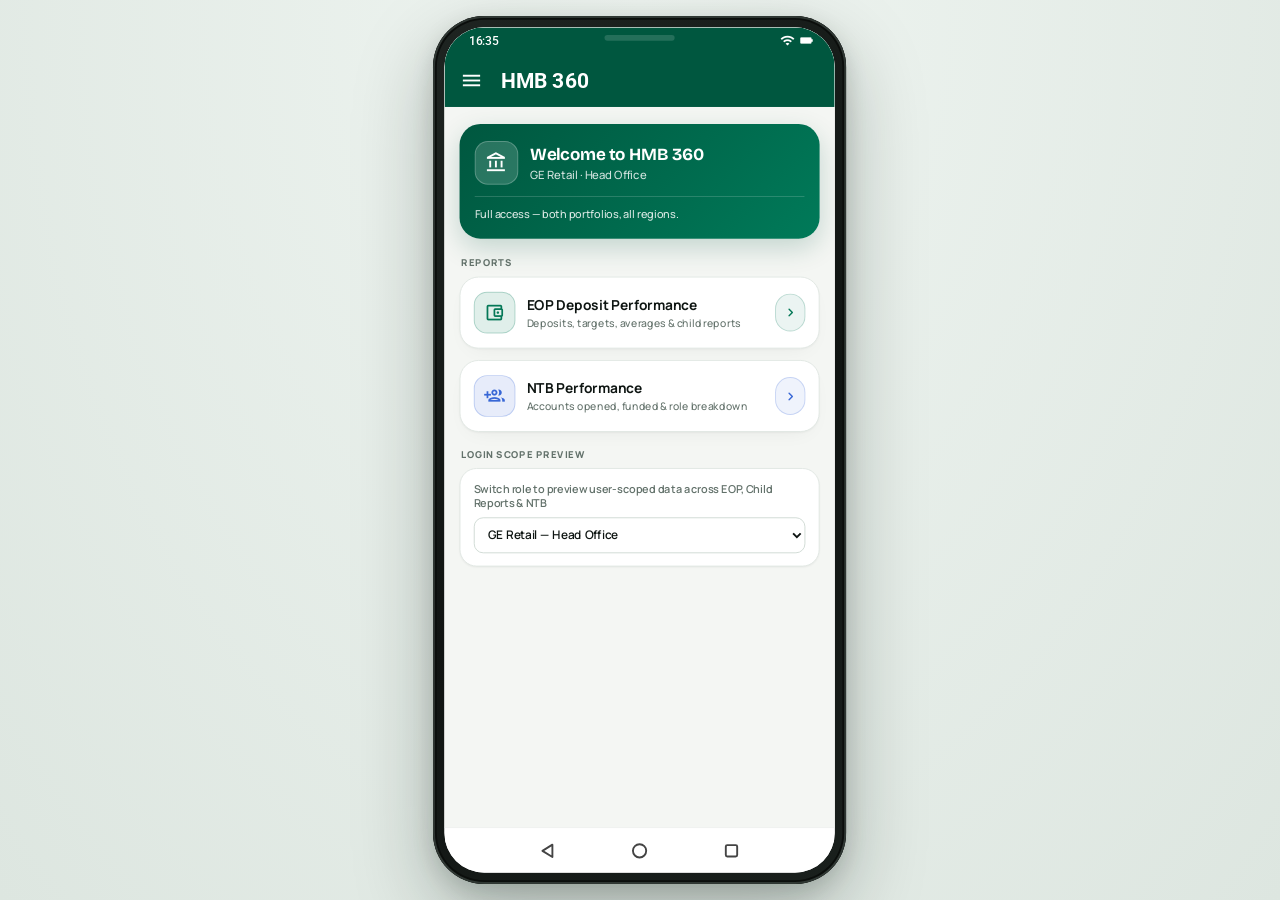
<file: index.html>
﻿<!DOCTYPE html>
<html lang="en">
<head>
<meta charset="utf-8">
<meta name="viewport" content="width=device-width, initial-scale=1, viewport-fit=cover">
<title>HMB 360 — Mobile UI</title>
<link rel="preconnect" href="https://fonts.googleapis.com">
<link rel="preconnect" href="https://fonts.gstatic.com" crossorigin>
<link href="https://fonts.googleapis.com/css2?family=Roboto:wght@100..900&display=swap" rel="stylesheet">
<link href="https://fonts.googleapis.com/icon?family=Material+Icons|Material+Icons+Outlined|Material+Icons+Round" rel="stylesheet">
<link rel="stylesheet" href="assets/styles/app.css">
</head>
<body>
<div class="page">
  <div class="phone-wrap" id="phoneWrap">
    <div class="phone">
      <div class="screen">
        <div class="app" id="app">
          <div id="routes"></div>
          <div id="snack-host"></div>
          <div id="overlays"></div>
        </div>
        <div class="statusbar" id="statusbar">
          <span id="sbTime">17:31</span>
          <span class="icons">
            <i class="mi mi-f" style="font-size:16px">signal_cellular_alt</i>
            <i class="mi mi-f" style="font-size:16px">wifi</i>
            <i class="mi mi-f" style="font-size:16px;transform:rotate(90deg)">battery_full</i>
          </span>
        </div>
        <div class="navbar">
          <button id="navBack" title="Back (Android hardware back)"><svg width="18" height="18" viewBox="0 0 18 18"><path d="M14 2.5v13L3.5 9z" fill="none" stroke="#444" stroke-width="2" stroke-linejoin="round"/></svg></button>
          <button id="navHome" title="Home"><svg width="18" height="18" viewBox="0 0 18 18"><circle cx="9" cy="9" r="7" fill="none" stroke="#444" stroke-width="2"/></svg></button>
          <button id="navRecent" title="Recents"><svg width="18" height="18" viewBox="0 0 18 18"><rect x="3" y="3" width="12" height="12" rx="1.5" fill="none" stroke="#444" stroke-width="2"/></svg></button>
        </div>
      </div>
    </div>
  </div>
</div>

<!-- Core runtime & shared components -->
<script src="js/core.js"></script>
<script src="js/shared.js"></script>
<script src="js/screens.js"></script>
<script src="js/dashboard.js"></script>

<!-- Reports (datasets lazy-load on demand from data/*.js) -->
<script src="js/reports/eop.js"></script>
<script src="js/reports/eop_children.js"></script>
<script src="js/reports/ntb.js"></script>

<!-- App bootstrap -->
<script src="js/boot.js"></script>
</body>
</html>
</file>
<file: assets/styles/app.css>
/* =====================================================================
   HMB 360 Mobile UI — Design Tokens, Phone Frame & Shared Styles
   ===================================================================== */

@font-face{font-family:'HMBManrope';src:url('../fonts/Manrope.ttf') format('truetype');font-weight:200 800;font-style:normal;font-display:block}
@font-face{font-family:'HMBBricolage';src:url('../fonts/BricolageGrotesque.ttf') format('truetype');font-weight:200 800;font-style:normal;font-display:block}
@font-face{font-family:'HMBJetBrains';src:url('../fonts/JetBrainsMono.ttf') format('truetype');font-weight:100 800;font-style:normal;font-display:block}

:root{
  /* AppColors */
  --primary:#00573F; --primaryLight:#007A59; --secondary:#D4AF37;
  --background:#FFFFFF; --onPrimary:#FFFFFF; --onSecondary:#1A1A1A;
  --surface:#F5F5F5; --onSurface:#1A1A1A; --onSurfaceVariant:#6B7280;
  --error:#DC2626; --outlineVariant:#E5E7EB;
  --scLowest:#FFFFFF; --scLow:#F9FAFB; --sc:#F3F4F6;
  /* Material 3 tones generated from seed #00573F (dialogs, switch, date picker) */
  --m3High:#E6E9E5; --m3Highest:#E0E3DF; --m3Low:#F0F4EF; --m3Outline:#707973; --m3InverseSurface:#2E312F; --m3InverseOn:#EFF1ED;
  /* Report Theme (EopTheme / Shared) */
  --eBg:#F4F6F3; --eCard:#FFFFFF; --eInk:#0E1512; --eMuted:#62716A; --eText2:#3E4C46;
  --ePrimary:#047857; --eBorder:#E2E8E4; --ePillBorder:#DFE8E2; --ePillText:#31443A;
  --eTile:#F1F5F2; --eTrack:#D0DAD4; --eGrid:#E9EEEB; --eNeg:#C2410C; --ePos:#047857;
  --eEye:#E2E8F0; --eDashed:#EAECF0; --eSort:#98A2B3;
  /* Fonts */
  --fApp:'Roboto','Segoe UI',Arial,sans-serif;
  --fBody:'HMBManrope','Manrope','Segoe UI',sans-serif;
  --fDisp:'HMBBricolage','Bricolage Grotesque','Segoe UI',sans-serif;
  --fMono:'HMBJetBrains','JetBrains Mono',Consolas,monospace;
  --phoneW:412px; --phoneH:892px; --sb:28px; --nav:48px;
}
*{box-sizing:border-box;-webkit-tap-highlight-color:transparent}
html,body{margin:0;height:100%}
body{background:#E7EBE8;font-family:var(--fApp);color:var(--onSurface);overflow:hidden}
button{font-family:inherit}
input{font-family:inherit}

/* ---------- page / phone frame ---------- */
.page{height:100vh;height:100dvh;width:100vw;display:flex;align-items:center;justify-content:center;padding:16px;background:radial-gradient(ellipse at 50% 0%,#EFF5F1 0%,#DDE6E0 100%)}
.phone-wrap{position:relative;flex:none;overflow:visible}
.phone{width:436px;height:916px;position:relative;background:linear-gradient(145deg,#1E2421 0%,#101412 55%,#1A201D 100%);border-radius:54px;padding:12px;box-shadow:0 32px 84px rgba(10,24,17,.28),0 8px 24px rgba(10,24,17,.14),inset 0 0 0 2px #2F3733,inset 0 0 0 4px #0B0E0C;transform-origin:top left}
.phone::before{content:'';position:absolute;top:20px;left:50%;transform:translateX(-50%);width:74px;height:6px;border-radius:999px;background:rgba(255,255,255,.14);z-index:700;pointer-events:none}
.screen{position:relative;width:var(--phoneW);height:var(--phoneH);border-radius:42px;overflow:hidden;background:#fff;box-shadow:inset 0 0 0 1px rgba(0,0,0,.08)}
.app{position:absolute;left:0;top:0;right:0;bottom:var(--nav);overflow:hidden;background:#fff}
#routes{position:absolute;inset:0}
#snack-host{position:absolute;left:0;right:0;bottom:0;z-index:50;pointer-events:none}
#overlays{position:absolute;inset:0;z-index:100;pointer-events:none}
#overlays > *{pointer-events:auto}
.statusbar{position:absolute;left:0;right:0;top:0;height:var(--sb);z-index:500;display:flex;align-items:center;justify-content:space-between;padding:0 22px 0 26px;font:500 13px var(--fApp);color:#1A1A1A;pointer-events:none;transition:color .2s}
.statusbar.light{color:#fff}
.statusbar .icons{display:flex;gap:4px;align-items:center}
.navbar{position:absolute;left:0;right:0;bottom:0;height:var(--nav);background:#fff;display:flex;align-items:center;justify-content:space-around;padding:0 60px;border-top:1px solid #eef0ee;z-index:600}
.navbar button{width:56px;height:40px;border:0;background:none;border-radius:20px;display:flex;align-items:center;justify-content:center;cursor:pointer}
.navbar button:active{background:rgba(0,0,0,.08)}
body.mobile-full .page{padding:0;background:#fff}
body.mobile-full .phone-wrap{width:100%!important;height:100%!important}
body.mobile-full .phone{width:100%!important;height:100%!important;padding:0;border-radius:0;background:#fff;box-shadow:none;transform:none!important}
body.mobile-full .phone::before{display:none}
body.mobile-full .screen{width:100%;height:100%;border-radius:0;box-shadow:none}
body.mobile-full .statusbar,body.mobile-full .navbar{display:none}
body.mobile-full .app{bottom:0}
body.mobile-full{--sb:0px;--nav:0px}

/* ---------- Material icons ---------- */
.mi{font-style:normal;font-weight:normal;line-height:1;letter-spacing:normal;text-transform:none;display:inline-block;white-space:nowrap;direction:ltr;width:1em;height:1em;overflow:hidden;-webkit-font-feature-settings:'liga';font-feature-settings:'liga';-webkit-font-smoothing:antialiased;user-select:none;flex:none;vertical-align:middle}
.mi-f{font-family:'Material Icons'}
.mi-o{font-family:'Material Icons Outlined'}
.mi-r{font-family:'Material Icons Round'}

/* ---------- routes & generic layout ---------- */
.route{position:absolute;inset:0;display:flex;flex-direction:column;background:#fff;overflow:hidden;z-index:0;isolation:isolate}
.route.enter{animation:routeIn .38s cubic-bezier(.2,0,0,1) both}
.route.leave{animation:routeOut .3s cubic-bezier(.3,0,.8,.15) both;pointer-events:none}
@keyframes routeIn{from{opacity:0;transform:translateX(18%)}to{opacity:1;transform:none}}
@keyframes routeOut{from{opacity:1;transform:none}to{opacity:0;transform:translateX(18%)}}
.blob{position:absolute;border-radius:50%;pointer-events:none}
.safe{padding-top:var(--sb)}
.scroll{overflow-y:auto;overflow-x:hidden;scrollbar-width:none}
.scroll::-webkit-scrollbar{display:none}
.hscroll{overflow-x:auto;overflow-y:hidden;scrollbar-width:none}
.hscroll::-webkit-scrollbar{display:none}
.center-scroll{position:relative;flex:1;min-height:0;overflow-y:auto;scrollbar-width:none;display:flex;flex-direction:column}
.center-scroll::-webkit-scrollbar{display:none}
.center-scroll > .inner{margin:auto 0;width:100%}
.col{display:flex;flex-direction:column}
.row{display:flex;flex-direction:row;align-items:center}
.between{justify-content:space-between}
.grow{flex:1;min-width:0}
.t{font-family:var(--fApp);line-height:normal}
.el1{white-space:nowrap;overflow:hidden;text-overflow:ellipsis}
.el2{display:-webkit-box;-webkit-line-clamp:2;-webkit-box-orient:vertical;overflow:hidden}
.gbox{background:linear-gradient(to bottom right,var(--primary),var(--primaryLight));display:flex;align-items:center;justify-content:center;flex:none}
.ink{position:relative;cursor:pointer}
.ink::after{content:'';position:absolute;inset:0;border-radius:inherit;background:currentColor;opacity:0;transition:opacity .15s;pointer-events:none}
.ink:active::after{opacity:.08}

/* ---------- AppBar (Material 3) ---------- */
.appbar{flex:none;background:var(--primary);color:#fff;padding-top:var(--sb);position:relative;z-index:2}
.appbar .bar{height:56px;display:flex;align-items:center;padding:0 4px}
.appbar .title{font:600 22px var(--fApp);color:#fff;margin-left:12px;white-space:nowrap;overflow:hidden;text-overflow:ellipsis;flex:1}
.appbar .lead + .title{margin-left:0}
.icon-btn{width:48px;height:48px;border:0;background:none;border-radius:50%;display:inline-flex;align-items:center;justify-content:center;cursor:pointer;color:inherit;flex:none;position:relative;padding:0}
.icon-btn::after{content:'';position:absolute;inset:4px;border-radius:50%;background:currentColor;opacity:0;transition:opacity .15s}
.icon-btn:active::after{opacity:.12}
.appbar .lead{margin-right:8px}

/* ---------- TextField (CustomTextField) ---------- */
.tf{position:relative;font-family:var(--fApp)}
.tf-box{position:relative;height:56px;display:flex;align-items:center;background:var(--scLow);border-radius:12px}
.tf-box::after{content:'';position:absolute;inset:0;border:1px solid rgba(229,231,235,.5);border-radius:12px;pointer-events:none}
.tf.focus .tf-box::after{border:2px solid var(--primary)}
.tf.err .tf-box::after{border:1px solid var(--error)}
.tf.err.focus .tf-box::after{border:2px solid var(--error)}
.tf-pre{width:48px;height:48px;display:flex;align-items:center;justify-content:center;flex:none}
.tf-in{flex:1;min-width:0;height:100%;position:relative}
.tf-in input{position:absolute;inset:0;width:100%;height:100%;border:0;outline:0;background:transparent;font:400 16px var(--fApp);color:var(--onSurface);padding:0 12px 0 4px;letter-spacing:.5px}
.tf.nopre .tf-in input{padding-left:16px}
.tf-in input::placeholder{color:var(--onSurfaceVariant);opacity:1}
.tf label{position:absolute;left:52px;top:28px;transform:translateY(-50%);font:400 16px var(--fApp);color:var(--onSurfaceVariant);pointer-events:none;transition:top .15s,left .15s,font-size .15s,color .15s;white-space:nowrap;padding:0;z-index:1;letter-spacing:.5px}
.tf.nopre label{left:16px}
.tf.float label{top:0;left:12px;font-size:12px;padding:0 4px;background:linear-gradient(to bottom,transparent 49%,var(--scLow) 50%);letter-spacing:.4px}
.tf.focus label{color:var(--primary)}
.tf.err label{color:var(--error)}
.tf-suf{color:var(--onSurfaceVariant);margin-right:0}
.tf-err{display:none;font:400 12px var(--fApp);color:var(--error);padding:4px 16px 0 16px;letter-spacing:.4px}
.tf.err .tf-err{display:block}

/* ---------- Buttons ---------- */
.btn-grad{position:relative;overflow:hidden;width:100%;height:52px;border:0;border-radius:12px;background:linear-gradient(to bottom right,var(--primary),var(--primaryLight));color:#fff;font:600 16px var(--fApp);display:flex;align-items:center;justify-content:center;gap:8px;cursor:pointer;padding:0 24px 0 16px;letter-spacing:.1px}
.btn-grad::after{content:'';position:absolute;inset:0;background:#fff;opacity:0;transition:opacity .15s}
.btn-grad:active::after{opacity:.12}
.btn-grad.loading{cursor:default}
.btn-grad.loading::after{display:none}
.text-btn{position:relative;height:40px;padding:0 12px;border-radius:20px;background:none;border:0;font:500 14px var(--fApp);color:var(--primary);cursor:pointer;display:inline-flex;align-items:center;justify-content:center;gap:8px;overflow:hidden;letter-spacing:.1px}
.text-btn::after{content:'';position:absolute;inset:0;background:currentColor;opacity:0;transition:opacity .15s}
.text-btn:active::after{opacity:.1}
.elev-btn{height:40px;border:0;border-radius:20px;background:var(--m3Low);color:var(--primary);font:500 14px var(--fApp);box-shadow:0 1px 2px rgba(0,0,0,.3),0 1px 3px 1px rgba(0,0,0,.15);cursor:pointer;display:flex;align-items:center;justify-content:center;width:100%;position:relative;overflow:hidden;letter-spacing:.1px}
.elev-btn::after{content:'';position:absolute;inset:0;background:var(--primary);opacity:0;transition:opacity .15s}
.elev-btn:active::after{opacity:.1}

/* ---------- Progress ---------- */
.spin{animation:spinRot 1.4s linear infinite;display:block;flex:none}
.spin circle{stroke-dasharray:1,200;stroke-dashoffset:0;animation:spinDash 1.4s ease-in-out infinite}
@keyframes spinRot{to{transform:rotate(360deg)}}
@keyframes spinDash{0%{stroke-dasharray:1,200;stroke-dashoffset:0}50%{stroke-dasharray:89,200;stroke-dashoffset:-35}100%{stroke-dasharray:89,200;stroke-dashoffset:-124}}
.lin{position:relative;overflow:hidden;width:100%}
.lin::before,.lin::after{content:'';position:absolute;top:0;bottom:0;background:var(--c)}
.lin::before{animation:lin1 2.1s cubic-bezier(.65,.815,.735,.395) infinite}
.lin::after{animation:lin2 2.1s cubic-bezier(.165,.84,.44,1) 1.15s infinite}
@keyframes lin1{0%{left:-35%;right:100%}60%{left:100%;right:-90%}100%{left:100%;right:-90%}}
@keyframes lin2{0%{left:-200%;right:100%}60%{left:107%;right:-8%}100%{left:107%;right:-8%}}

/* ---------- Overlays ---------- */
.scrim{position:absolute;inset:0;background:rgba(0,0,0,.54);opacity:0;transition:opacity .22s ease}
.scrim.on{opacity:1}
.dialog{position:absolute;left:40px;right:40px;top:50%;background:var(--m3High);border-radius:16px;padding:24px;opacity:0;transform:translateY(-50%) scale(.92);transition:opacity .18s ease,transform .18s ease;box-shadow:0 8px 30px rgba(0,0,0,.18);font-family:var(--fApp)}
.dialog.on{opacity:1;transform:translateY(-50%) scale(1)}
.dialog h3{margin:0 0 16px;font:700 24px/32px var(--fApp);color:var(--onSurface)}
.dialog p{margin:0;font:400 14px/20px var(--fApp);color:var(--onSurfaceVariant);white-space:pre-line;letter-spacing:.25px}
.dialog .actions{display:flex;justify-content:flex-end;gap:8px;margin-top:24px;margin-right:-4px}
.sheet{position:absolute;left:0;right:0;bottom:0;transform:translateY(100%);transition:transform .26s cubic-bezier(.2,0,0,1);display:flex;flex-direction:column;overflow:hidden;box-shadow:0 -1px 3px rgba(0,0,0,.08)}
.sheet.on{transform:none}
.drawer{position:absolute;left:0;top:0;bottom:0;width:304px;background:var(--surface);border-radius:0 16px 16px 0;transform:translateX(-100%);transition:transform .25s cubic-bezier(.2,0,0,1);display:flex;flex-direction:column;box-shadow:0 1px 3px rgba(0,0,0,.12);overflow:hidden}
.drawer.on{transform:none}
.drawer-item{height:56px;display:flex;align-items:center;padding:0 20px;gap:12px;cursor:pointer;position:relative;font-family:var(--fApp)}
.drawer-item::after{content:'';position:absolute;inset:0;background:#000;opacity:0;transition:opacity .15s}
.drawer-item:active::after{opacity:.06}
.menu{position:absolute;background:#fff;border-radius:12px;padding:8px 0;box-shadow:0 2px 6px 2px rgba(0,0,0,.15),0 1px 2px rgba(0,0,0,.3);opacity:0;transform:scale(.96);transform-origin:top left;transition:opacity .15s,transform .15s;overflow-y:auto;scrollbar-width:none}
.menu::-webkit-scrollbar{display:none}
.menu.on{opacity:1;transform:none}
.menu .mitem{min-height:48px;display:flex;align-items:center;padding:0 12px;cursor:pointer;position:relative}
.menu .mitem:hover{background:rgba(0,0,0,.04)}
.menu .mitem:active{background:rgba(0,0,0,.08)}

/* ---------- SnackBar ---------- */
.snack{position:absolute;left:15px;right:15px;bottom:10px;min-height:48px;border-radius:12px;padding:14px 16px;font:400 14px/20px var(--fApp);letter-spacing:.25px;box-shadow:0 3px 5px -1px rgba(0,0,0,.2),0 6px 10px rgba(0,0,0,.14),0 1px 18px rgba(0,0,0,.12);opacity:0;transform:scale(.9);transition:opacity .2s,transform .2s;pointer-events:auto}
.snack.on{opacity:1;transform:none}
.snack.fixed{left:0;right:0;bottom:0;border-radius:0;transform:translateY(100%);opacity:1}
.snack.fixed.on{transform:none}

/* ---------- OTP ---------- */
.otp-box{width:60px;height:68px;position:relative;border-radius:12px;background:var(--scLow)}
.otp-box::after{content:'';position:absolute;inset:0;border-radius:12px;border:1px solid rgba(229,231,235,.5);pointer-events:none}
.otp-box.focus::after{border:2px solid var(--primary)}
.otp-box input{width:100%;height:100%;border:0;outline:0;background:transparent;text-align:center;font:700 24px var(--fApp);color:var(--onSurface);padding:0;caret-color:var(--primary)}
.pulse{animation:pulse 1s ease-in-out infinite alternate}
@keyframes pulse{from{transform:scale(1)}to{transform:scale(1.05)}}
.fade-in{animation:fadeIn .8s ease-in both}
@keyframes fadeIn{from{opacity:0}to{opacity:1}}

/* ---------- Switch (Material 3) ---------- */
.m3switch{width:52px;height:32px;border-radius:16px;position:relative;cursor:pointer;flex:none;background:var(--m3Highest);border:2px solid var(--m3Outline);transition:background .2s,border-color .2s}
.m3switch .th{position:absolute;top:50%;left:6px;width:16px;height:16px;border-radius:50%;background:var(--m3Outline);transform:translateY(-50%);transition:all .2s cubic-bezier(.2,0,0,1)}
.m3switch.on{background:var(--primary);border-color:var(--primary)}
.m3switch.on .th{left:22px;width:24px;height:24px;background:#fff}
.m3switch.dis{opacity:.38;cursor:default}

/* ---------- Outline input (M3 default, Select Server screen) ---------- */
.oi{position:relative;border:1px solid var(--m3Outline);border-radius:4px;min-height:56px;display:flex;align-items:center;font-family:var(--fApp)}
.oi.focus{border:2px solid var(--primary)}
.oi .lbl{position:absolute;left:8px;top:-9px;padding:0 4px;background:#fff;font:400 12px var(--fApp);color:var(--onSurfaceVariant);letter-spacing:.4px}
.oi.focus .lbl{color:var(--primary)}

/* ---------- Shared Report Widgets ---------- */
.eop-tabs{display:flex;gap:8px;padding:0 16px;height:40px}
.eop-pill-tab{flex:none;padding:0 20px;display:flex;align-items:center;border-radius:999px;border:1px solid var(--ePillBorder);background:#fff;cursor:pointer;white-space:nowrap}
.esurf{background:#fff;border:1px solid var(--eBorder);box-shadow:0 1px 2px rgba(16,24,20,.051);position:relative;overflow:hidden}
.esurf.tap{cursor:pointer}
.esurf.tap::after{content:'';position:absolute;inset:0;background:#0E1512;opacity:0;transition:opacity .15s;pointer-events:none}
.esurf.tap:active::after{opacity:.05}
.esurf.tap:has(.pillbtn:active)::after{opacity:0}
.lifted{box-shadow:0 1px 2px rgba(16,24,20,.039),0 8px 24px -12px rgba(16,24,20,.078)}
.tabrow{display:flex;gap:10.56px;height:40px;align-items:center}
.tabrow .tb{flex:none;height:40px;display:flex;align-items:center;cursor:pointer;white-space:nowrap}
.acc-body{display:grid;grid-template-rows:0fr;transition:grid-template-rows .18s ease-out}
.acc:not(.open) .acc-body{visibility:hidden}
.acc.open .acc-body{grid-template-rows:1fr;visibility:visible}
.acc-body > div{overflow:hidden;min-height:0}
.pillbtn{width:32px;height:40px;border-radius:16px;display:flex;align-items:center;justify-content:center;cursor:pointer;flex:none;position:relative}
.pillbtn:active{filter:brightness(.95)}
.infobtn{width:28px;height:28px;border-radius:50%;display:inline-flex;align-items:center;justify-content:center;cursor:pointer;flex:none;color:var(--eMuted);background:transparent;border:0;padding:0}
.infobtn:active{background:rgba(4,120,87,.1);color:var(--ePrimary)}
.fl-row{padding:10px 6px;margin:0 -6px;border-radius:10px;display:flex;align-items:center;gap:6px;cursor:pointer;transition:background .12s}
.fl-row:hover{background:#F6F9F7}
.fl-row:active{background:#EBF2EE}
.gp{font-family:var(--fMono);font-size:11px;font-weight:700;color:var(--ePos);white-space:nowrap}
.gp.neg{color:var(--eNeg)}
.gp i{font-style:normal;color:#CBD5CE;margin:0 4px;font-weight:400}
.crumbbar{display:flex;align-items:center;gap:8px;padding:10px 16px 0}
.crumb-back{width:34px;height:34px;border-radius:12px;border:1px solid var(--ePillBorder);background:#fff;display:flex;align-items:center;justify-content:center;cursor:pointer;flex:none;color:var(--eInk)}
.crumb-back:active{background:var(--eTile)}
.crumbs{display:flex;align-items:center;gap:4px;overflow-x:auto;scrollbar-width:none;flex:1;min-width:0;padding:2px 0}
.crumbs::-webkit-scrollbar{display:none}
.crumbs button{border:0;background:none;padding:2px 0;font:600 12px var(--fBody);color:var(--eMuted);cursor:pointer;white-space:nowrap;flex:none}
.crumbs button:hover{color:var(--ePrimary)}
.crumbs .cur{font:700 12px var(--fBody);color:var(--eInk);white-space:nowrap;flex:none}
.crumbs .sep{color:#CBD5CE;font-size:12px;flex:none}
.sgrid{display:grid;grid-template-columns:1fr 1fr;gap:8px;margin-top:12px}
.sbox{background:var(--eTile);border-radius:14px;padding:10px 11px;display:flex;flex-direction:column;gap:8px;min-width:0}
.sbox-tag{font:800 9px var(--fBody);letter-spacing:.7px;color:var(--ePrimary);text-transform:uppercase}
.mv-heads{display:flex;gap:10px;overflow-x:auto;scrollbar-width:none;padding:2px 0 4px}
.mv-heads::-webkit-scrollbar{display:none}
.mv-head{flex:none;width:186px;text-align:left;padding:12px 14px;border-radius:16px;background:#fff;border:1.5px solid var(--eBorder);cursor:pointer;display:flex;flex-direction:column;gap:3px}
.mv-head.on{border-color:var(--ePrimary);background:#F2FAF6;box-shadow:0 2px 10px rgba(4,120,87,.1)}
.badge-pct{display:inline-flex;align-items:center;padding:2px 7px;border-radius:999px;font:800 11px var(--fMono);background:var(--eTile);color:var(--eInk)}
.badge-pct.over{background:var(--ePrimary);color:#fff}
.asof-pill{flex:none;height:36px;padding:0 10px;border-radius:12px;background:#fff;border:1px solid var(--ePillBorder);display:inline-flex;align-items:center;gap:6px;cursor:pointer;white-space:nowrap}
.asof-pill:active{background:var(--eTile)}
.note-box{padding:12px 14px;border-radius:14px;background:#FFFBEB;border:1px solid #FDE68A;display:flex;gap:10px;align-items:flex-start;font:500 11.5px/16px var(--fBody);color:#78350F}
.drawer-role{width:100%;height:38px;border-radius:10px;border:1px solid #D0DAD4;background:#fff;padding:0 10px;font:600 12.5px var(--fBody);color:#0E1512;outline:0;cursor:pointer}
.fit{overflow:hidden;white-space:nowrap}
.fit > *{display:inline-block;transform-origin:left center}
.eop-dd{height:46px;padding:0 14px;display:flex;align-items:center;gap:8px;background:var(--eTile);border:1px solid var(--eTrack);border-radius:12px;cursor:pointer}

/* ---------- NTB MoM bottom sheet & quiet entry row ---------- */
.mom-entry{background:#fff;border:1px solid var(--eBorder);border-radius:16px;padding:13px 14px;display:flex;align-items:center;gap:10px;cursor:pointer;position:relative;overflow:hidden;box-shadow:0 1px 2px rgba(16,24,20,.051)}
.mom-entry::after{content:'';position:absolute;inset:0;background:#0E1512;opacity:0;transition:opacity .15s;pointer-events:none}
.mom-entry:active::after{opacity:.05}
.mom-grid{display:grid;grid-template-columns:minmax(0,1.56fr) minmax(0,.80fr) minmax(0,.90fr) minmax(0,.84fr) minmax(0,.90fr);align-items:center;column-gap:4px}
.mom-head{position:sticky;top:0;z-index:2;background:#fff;border-bottom:1px solid var(--eBorder);padding:9px 12px;font:800 9.5px var(--fBody);color:var(--eMuted);text-transform:uppercase;letter-spacing:.35px}
.mom-head > span:not(:first-child){text-align:right;white-space:nowrap}
.mom-band{padding:8px 12px;background:var(--eTile);border-bottom:1px solid var(--eBorder);font:800 11px var(--fBody);color:var(--eText2);letter-spacing:.25px}
.mom-row{padding:9px 12px;border-bottom:1px solid var(--eGrid);background:#fff}
.mom-row > span:first-child{font:600 12px var(--fBody);color:var(--eInk);white-space:nowrap;overflow:hidden;text-overflow:ellipsis}
.mom-row > span:not(:first-child){font:500 11.5px var(--fMono);color:var(--eInk);text-align:right;font-variant-numeric:tabular-nums;white-space:nowrap}
.mom-total{padding:10px 12px;border-top:1px solid var(--eTrack);border-bottom:1px solid var(--eBorder);background:#FAFCFB}
.mom-total > span:first-child{font:800 12px var(--fBody);color:var(--eInk);white-space:nowrap}
.mom-total > span:not(:first-child){font:800 11.5px var(--fMono);color:var(--eInk);text-align:right;font-variant-numeric:tabular-nums;white-space:nowrap}
.mom-grand{padding:11px 12px;border-top:1.5px solid rgba(4,120,87,.28);border-bottom:1px solid rgba(4,120,87,.16);background:#F2FAF6}
.mom-grand > span:first-child{font:800 11.5px var(--fBody);color:var(--ePrimary);white-space:nowrap}
.mom-grand > span:not(:first-child){font:800 11.5px var(--fMono);color:var(--eInk);text-align:right;font-variant-numeric:tabular-nums;white-space:nowrap}
.mom-skel{height:18px;border-radius:6px;background:#E9EEEB;animation:momPulse 1.2s ease-in-out infinite alternate}
@keyframes momPulse{from{opacity:.55}to{opacity:1}}

/* ---------- EOP Average per branch 2-column table ---------- */
.apb-card{background:#fff;border:1px solid var(--eBorder);border-radius:16px;box-shadow:0 1px 2px rgba(16,24,20,.051);overflow:hidden}
.apb-tbl{width:100%;border-collapse:collapse}
.apb-tbl th{padding:9px 14px;background:var(--eTile);border-bottom:1px solid var(--eBorder);font:800 9.5px var(--fBody);color:var(--eMuted);text-transform:uppercase;letter-spacing:.4px}
.apb-tbl th:first-child{text-align:left;border-right:1px solid var(--eBorder)}
.apb-tbl th:last-child{text-align:right}
.apb-tbl td{padding:10px 14px;border-bottom:1px solid var(--eGrid)}
.apb-tbl tbody tr:last-child td{border-bottom:0}
.apb-tbl td:first-child{font:600 12.5px var(--fBody);color:var(--eText2);text-align:left;border-right:1px solid var(--eBorder)}
.apb-tbl td:last-child{font:500 13px var(--fMono);color:var(--eInk);text-align:right;font-variant-numeric:tabular-nums;white-space:nowrap}
.apb-tbl tr.cur td{background:#F7FBF9;font-weight:800;color:var(--eInk)}

/* ---------- Date picker ---------- */
.dp{position:absolute;left:50%;top:50%;width:328px;background:var(--m3High);border-radius:28px;transform:translate(-50%,-50%) scale(.92);opacity:0;transition:all .18s ease;font-family:var(--fApp);overflow:hidden}
.dp.on{transform:translate(-50%,-50%);opacity:1}
.dp .grid{display:grid;grid-template-columns:repeat(7,40px);justify-content:center;row-gap:4px;padding:0 12px}
.dp .d{width:40px;height:40px;border-radius:50%;display:flex;align-items:center;justify-content:center;font:400 14px var(--fApp);color:var(--onSurface);cursor:pointer;border:0;background:none}
.dp .d:hover{background:rgba(0,87,63,.08)}
.dp .d.today{border:1px solid var(--primary);color:var(--primary)}
.dp .d.sel{background:var(--primary);color:#fff;border:0}
.dp .d.dis{opacity:.38;cursor:default;background:none}
.dp .wd{width:40px;height:40px;display:flex;align-items:center;justify-content:center;font:400 14px var(--fApp);color:var(--onSurface)}
</file>
